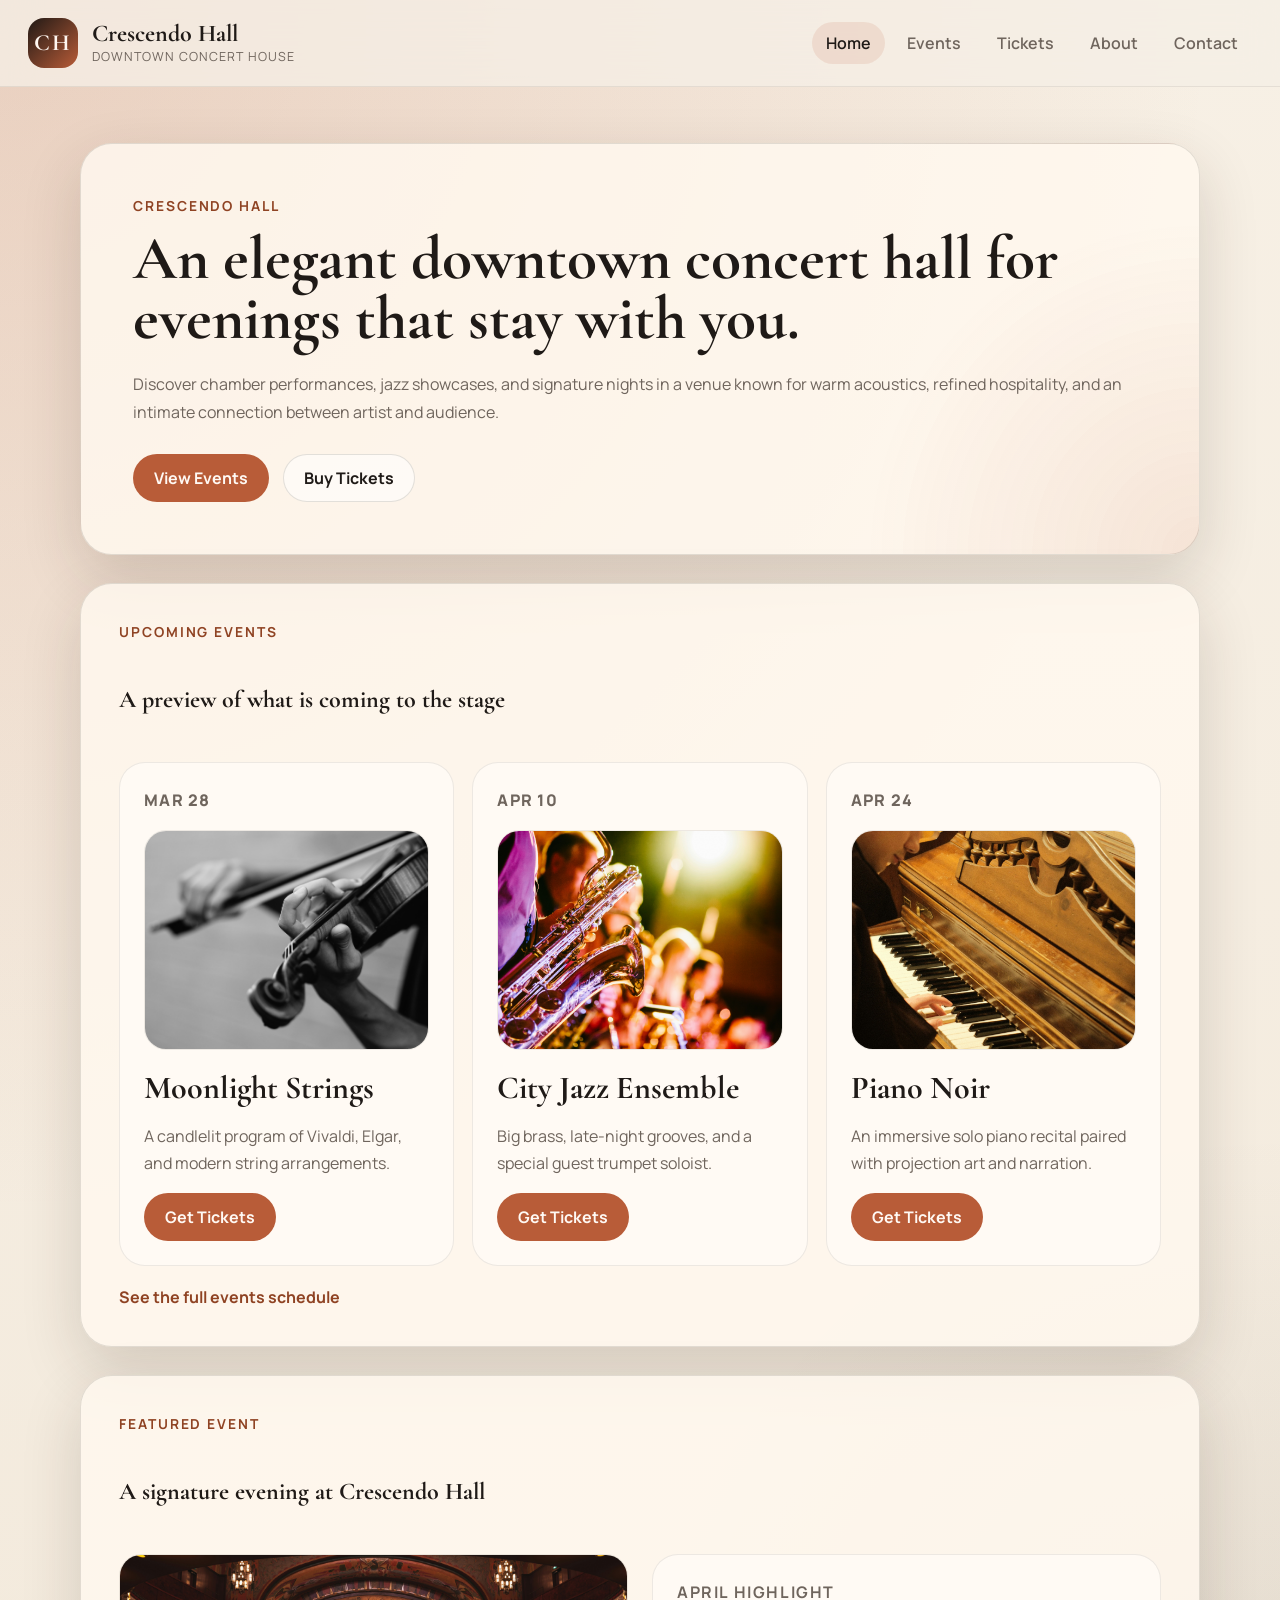
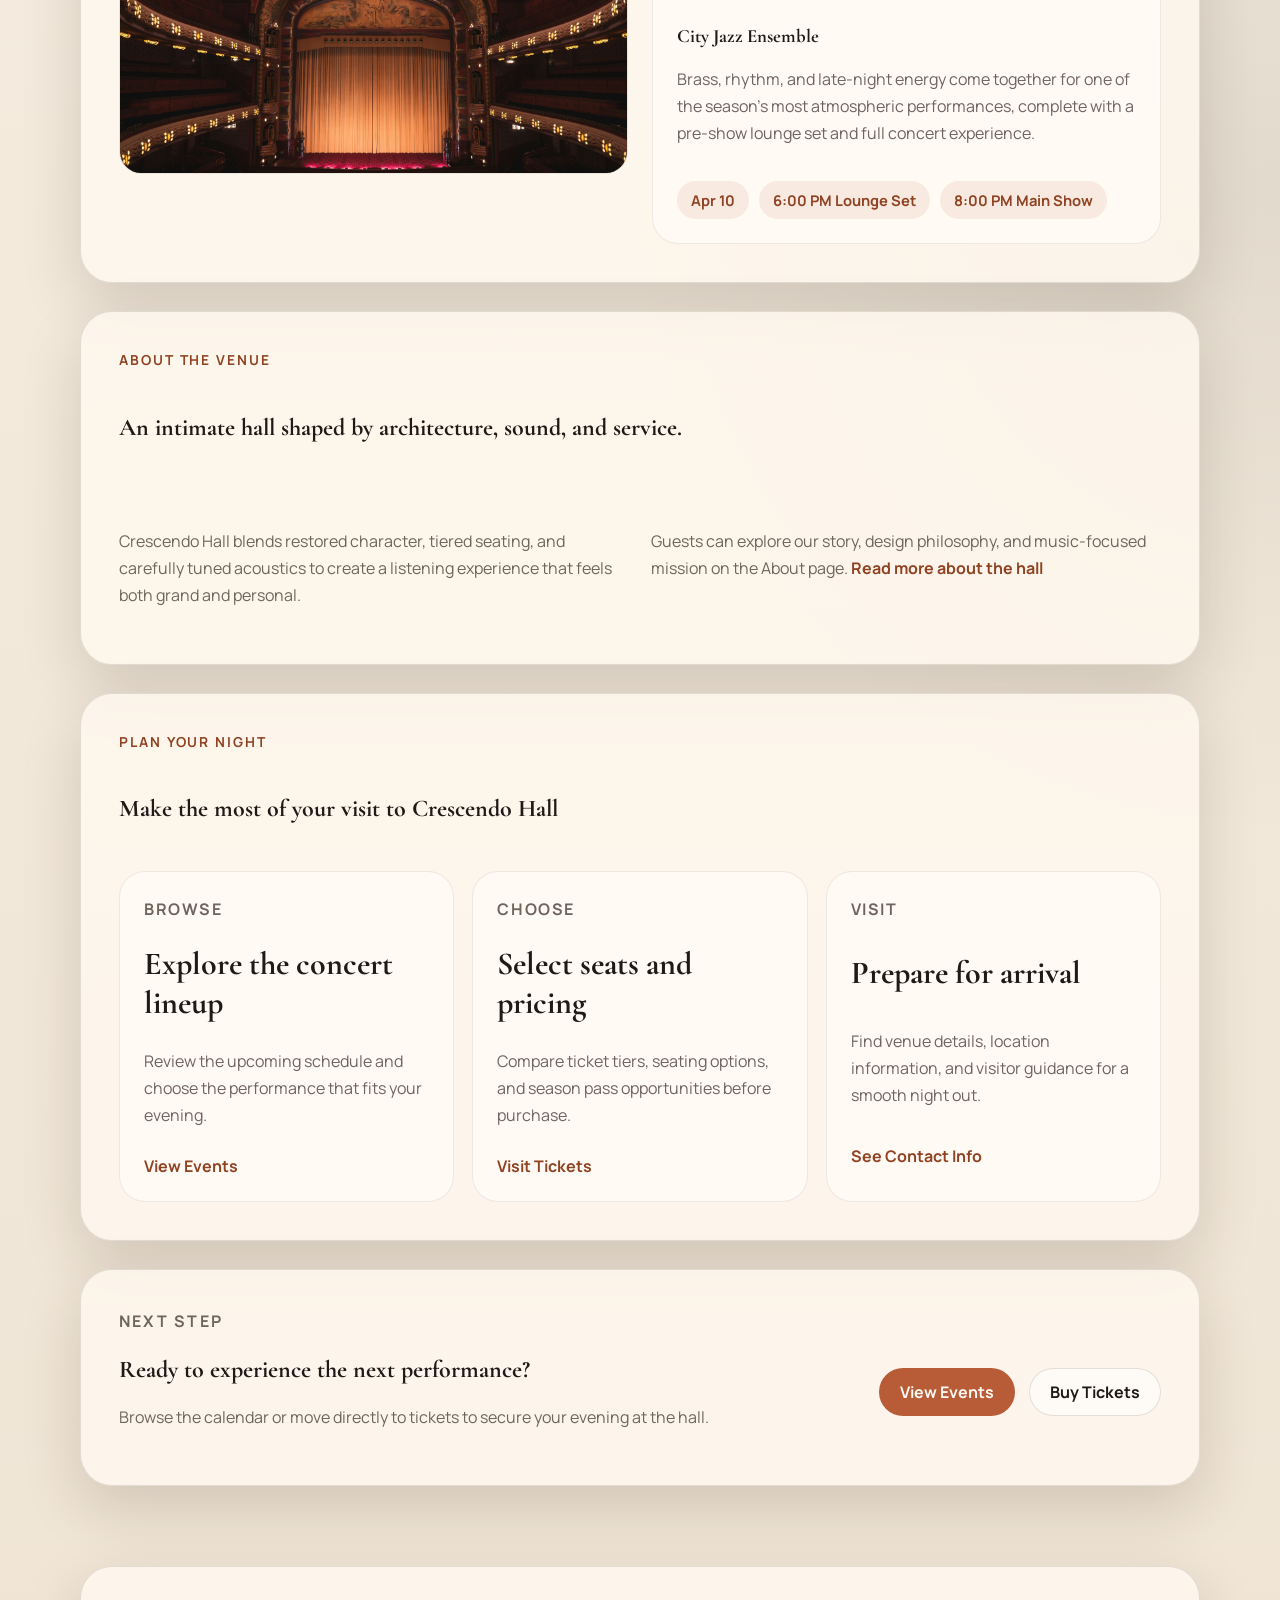
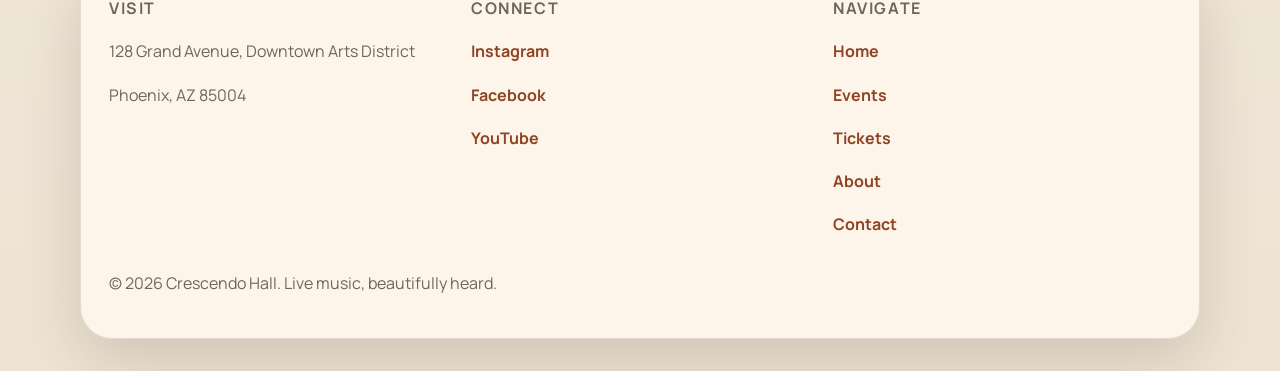
<file: index.html>
<!doctype html>
<html lang="en">
<head>
  <meta charset="utf-8">
  <meta name="viewport" content="width=device-width,initial-scale=1">
  <title>Crescendo Hall | Home</title>
  <link rel="preconnect" href="https://fonts.googleapis.com">
  <link rel="preconnect" href="https://fonts.gstatic.com" crossorigin>
  <link href="https://fonts.googleapis.com/css2?family=Cormorant+Garamond:wght@500;600;700&family=Manrope:wght@400;500;600;700&display=swap" rel="stylesheet">
  <link rel="stylesheet" href="style.css">
</head>
<body>
  <header class="site-header">
    <a class="logo" href="index.html" aria-label="Crescendo Hall home">
      <span class="logo-mark">CH</span>
      <span class="logo-text">
        <strong>Crescendo Hall</strong>
        <small>Downtown Concert House</small>
      </span>
    </a>
    <nav class="main-nav" aria-label="Primary navigation">
      <ul>
        <li><a class="is-active" href="index.html">Home</a></li>
        <li><a href="events.html">Events</a></li>
        <li><a href="tickets.html">Tickets</a></li>
        <li><a href="about.html">About</a></li>
        <li><a href="contact.html">Contact</a></li>
      </ul>
    </nav>
  </header>

  <main>
    <section class="hero page-hero">
      <div class="hero-copy">
        <p class="eyebrow">Crescendo Hall</p>
        <h1>An elegant downtown concert hall for evenings that stay with you.</h1>
        <p class="hero-text">
          Discover chamber performances, jazz showcases, and signature nights in a venue known for
          warm acoustics, refined hospitality, and an intimate connection between artist and audience.
        </p>
        <div class="hero-actions">
          <a class="button button-primary" href="events.html">View Events</a>
          <a class="button button-secondary" href="tickets.html">Buy Tickets</a>
        </div>
      </div>
    </section>

    <section class="section">
      <div class="section-heading">
        <p class="eyebrow">Upcoming Events</p>
        <h2>A preview of what is coming to the stage</h2>
      </div>
      <div class="events-grid">
        <article class="event-card">
          <p class="event-date">Mar 28</p>
          <div class="event-image">
            <img src="images/moonlight-strings.jpg" alt="Moonlight Strings performance">
          </div>
          <h3>Moonlight Strings</h3>
          <p>A candlelit program of Vivaldi, Elgar, and modern string arrangements.</p>
          <a class="button button-primary inline-button" href="tickets.html">Get Tickets</a>
        </article>
        <article class="event-card">
          <p class="event-date">Apr 10</p>
          <div class="event-image">
            <img src="images/city-jazz.jpg" alt="City Jazz Ensemble performance">
          </div>
          <h3>City Jazz Ensemble</h3>
          <p>Big brass, late-night grooves, and a special guest trumpet soloist.</p>
          <a class="button button-primary inline-button" href="tickets.html">Get Tickets</a>
        </article>
        <article class="event-card">
          <p class="event-date">Apr 24</p>
          <div class="event-image">
            <img src="images/piano-noir.jpg" alt="Piano Noir performance">
          </div>
          <h3>Piano Noir</h3>
          <p>An immersive solo piano recital paired with projection art and narration.</p>
          <a class="button button-primary inline-button" href="tickets.html">Get Tickets</a>
        </article>
      </div>
      <p class="section-link"><a class="text-link" href="events.html">See the full events schedule</a></p>
    </section>

    <section class="section">
      <div class="section-heading">
        <p class="eyebrow">Featured Event</p>
        <h2>A signature evening at Crescendo Hall</h2>
      </div>
      <div class="highlight-layout">
        <div class="event-image">
            <img src="images/concert-hall-image.jpg" alt="Concert Hall Image">
          </div>
        <div class="story-card">
          <p class="card-label">April Highlight</p>
          <h3>City Jazz Ensemble</h3>
          <p>
            Brass, rhythm, and late-night energy come together for one of the season's most atmospheric
            performances, complete with a pre-show lounge set and full concert experience.
          </p>
          <div class="event-times">
            <span>Apr 10</span>
            <span>6:00 PM Lounge Set</span>
            <span>8:00 PM Main Show</span>
          </div>
        </div>
      </div>
    </section>

    <section class="section intro-layout">
      <div class="section-heading">
        <p class="eyebrow">About The Venue</p>
        <h2>An intimate hall shaped by architecture, sound, and service.</h2>
      </div>
      <div class="split-copy">
        <p>
          Crescendo Hall blends restored character, tiered seating, and carefully tuned acoustics to
          create a listening experience that feels both grand and personal.
        </p>
        <p>
          Guests can explore our story, design philosophy, and music-focused mission on the About page.
          <a class="text-link" href="about.html">Read more about the hall</a>
        </p>
      </div>
    </section>

    <section class="section">
      <div class="section-heading">
        <p class="eyebrow">Plan Your Night</p>
        <h2>Make the most of your visit to Crescendo Hall</h2>
      </div>
      <div class="feature-links">
        <article class="feature-card">
          <p class="card-label">Browse</p>
          <h3>Explore the concert lineup</h3>
          <p>Review the upcoming schedule and choose the performance that fits your evening.</p>
          <a class="text-link" href="events.html">View Events</a>
        </article>
        <article class="feature-card">
          <p class="card-label">Choose</p>
          <h3>Select seats and pricing</h3>
          <p>Compare ticket tiers, seating options, and season pass opportunities before purchase.</p>
          <a class="text-link" href="tickets.html">Visit Tickets</a>
        </article>
        <article class="feature-card">
          <p class="card-label">Visit</p>
          <h3>Prepare for arrival</h3>
          <p>Find venue details, location information, and visitor guidance for a smooth night out.</p>
          <a class="text-link" href="contact.html">See Contact Info</a>
        </article>
      </div>
    </section>

    <section class="section final-cta">
      <div class="booking-copy">
        <p class="eyebrow">Next Step</p>
        <h2>Ready to experience the next performance?</h2>
        <p>Browse the calendar or move directly to tickets to secure your evening at the hall.</p>
      </div>
      <div class="hero-actions">
        <a class="button button-primary" href="events.html">View Events</a>
        <a class="button button-secondary" href="tickets.html">Buy Tickets</a>
      </div>
    </section>
  </main>

  <footer class="site-footer site-footer-extended">
    <div class="footer-grid">
      <div>
        <p class="card-label">Visit</p>
        <p>128 Grand Avenue, Downtown Arts District</p>
        <p>Phoenix, AZ 85004</p>
      </div>
      <div>
        <p class="card-label">Connect</p>
        <p><a class="text-link" href="#">Instagram</a></p>
        <p><a class="text-link" href="#">Facebook</a></p>
        <p><a class="text-link" href="#">YouTube</a></p>
      </div>
      <div>
        <p class="card-label">Navigate</p>
        <p><a class="text-link" href="index.html">Home</a></p>
        <p><a class="text-link" href="events.html">Events</a></p>
        <p><a class="text-link" href="tickets.html">Tickets</a></p>
        <p><a class="text-link" href="about.html">About</a></p>
        <p><a class="text-link" href="contact.html">Contact</a></p>
      </div>
    </div>
    <p>&copy; 2026 Crescendo Hall. Live music, beautifully heard.</p>
  </footer>
</body>
</html>
</file>
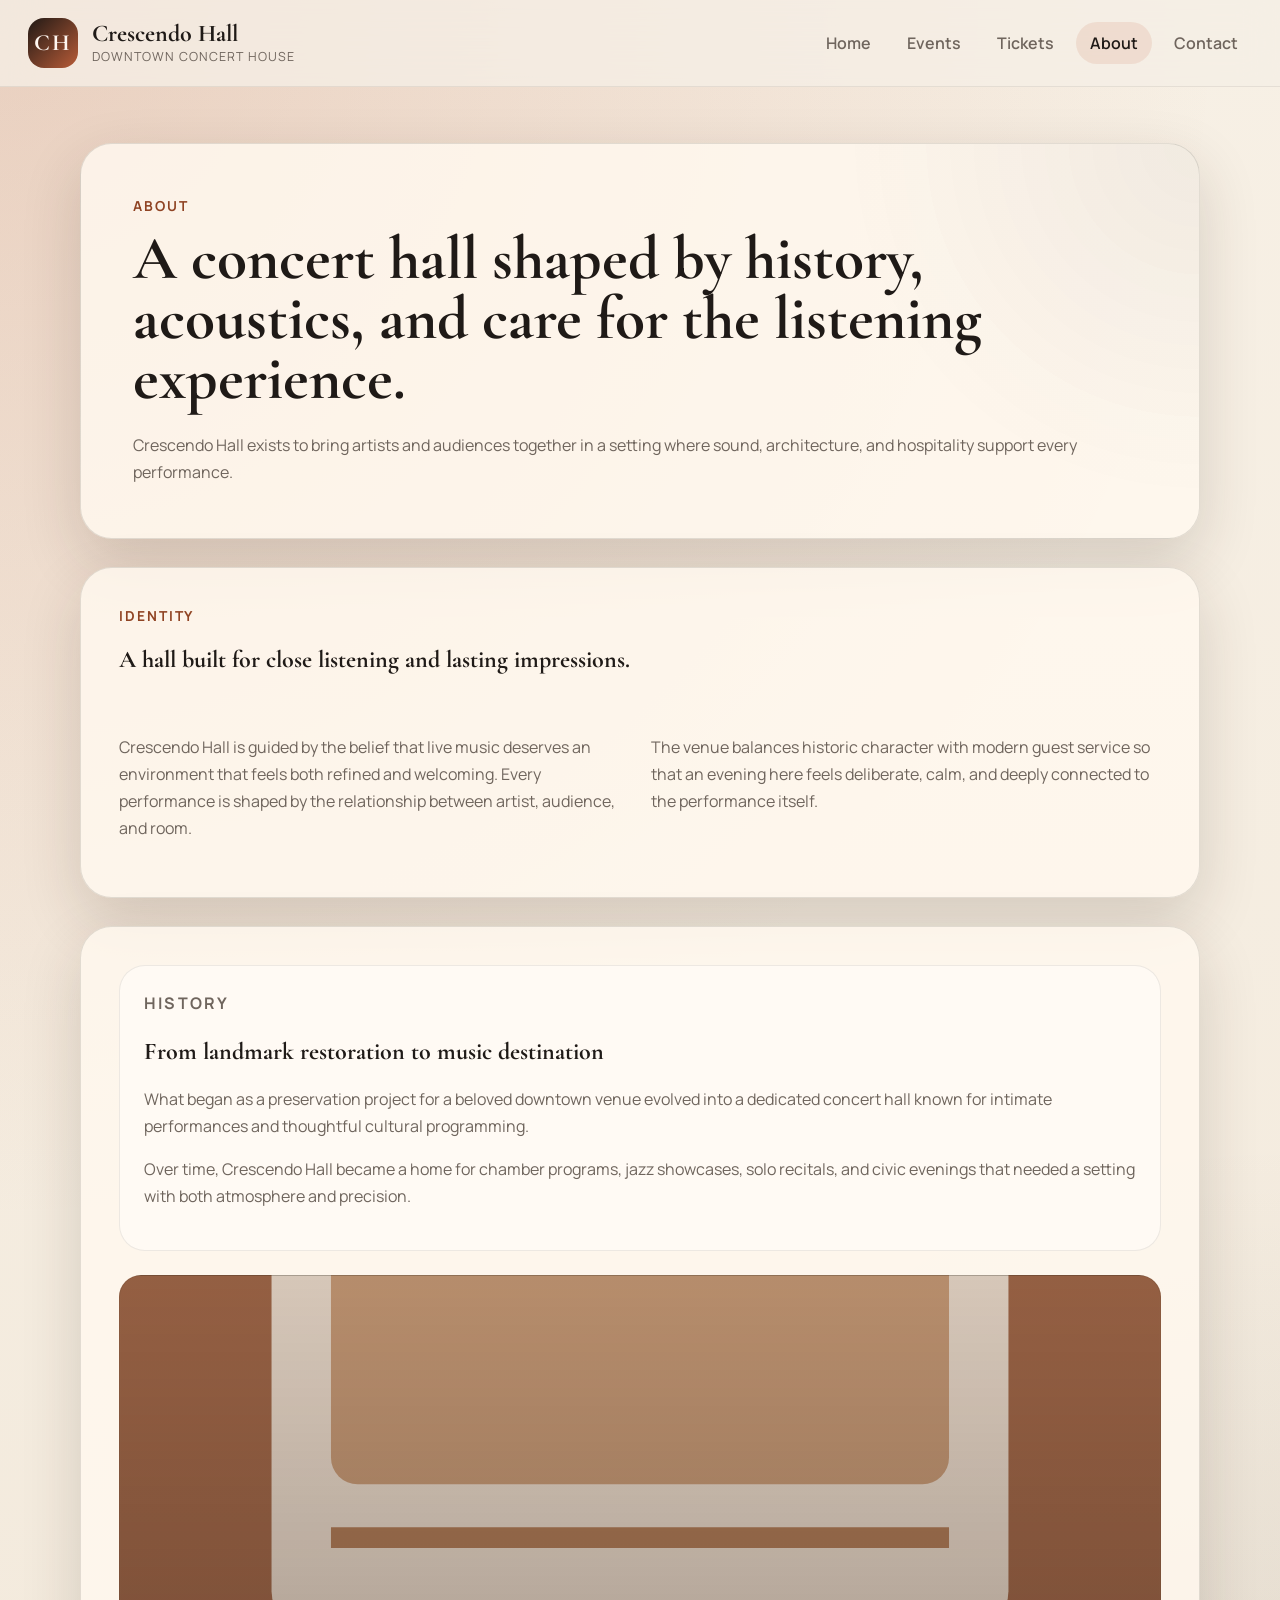
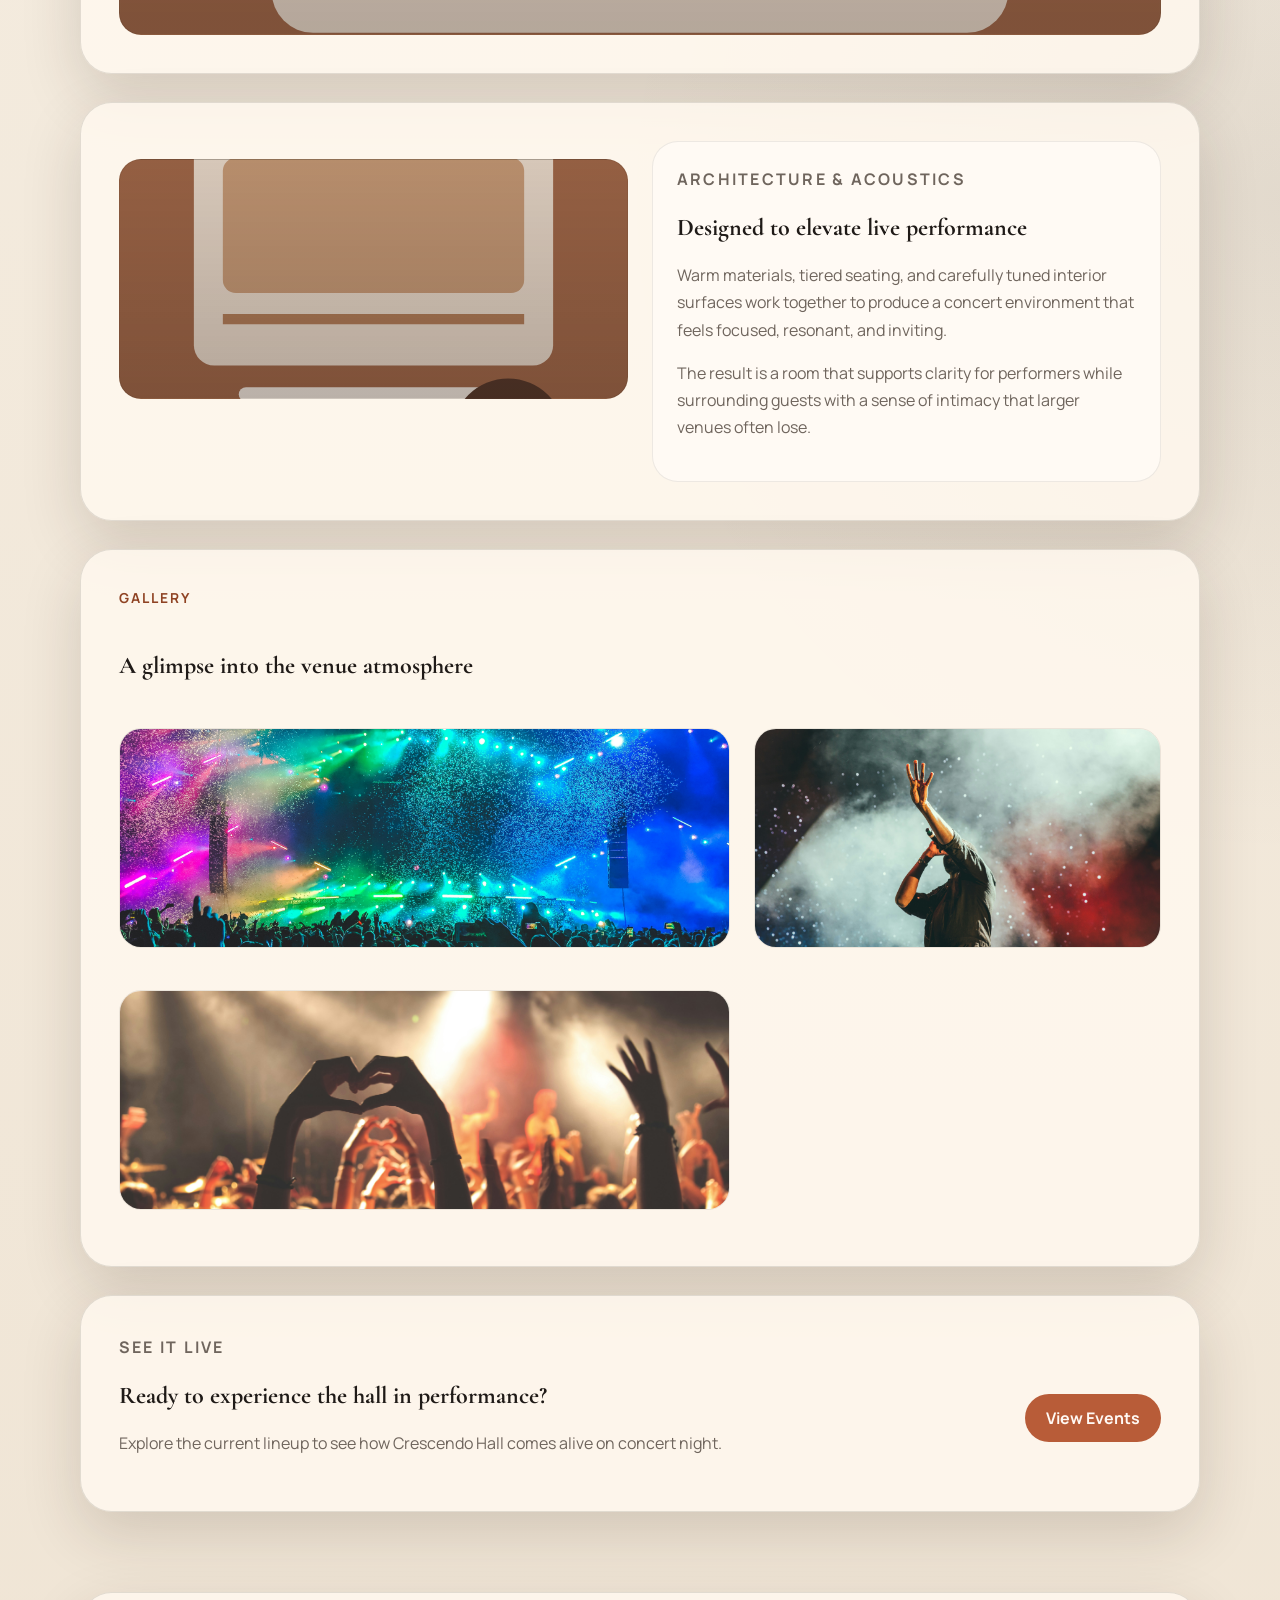
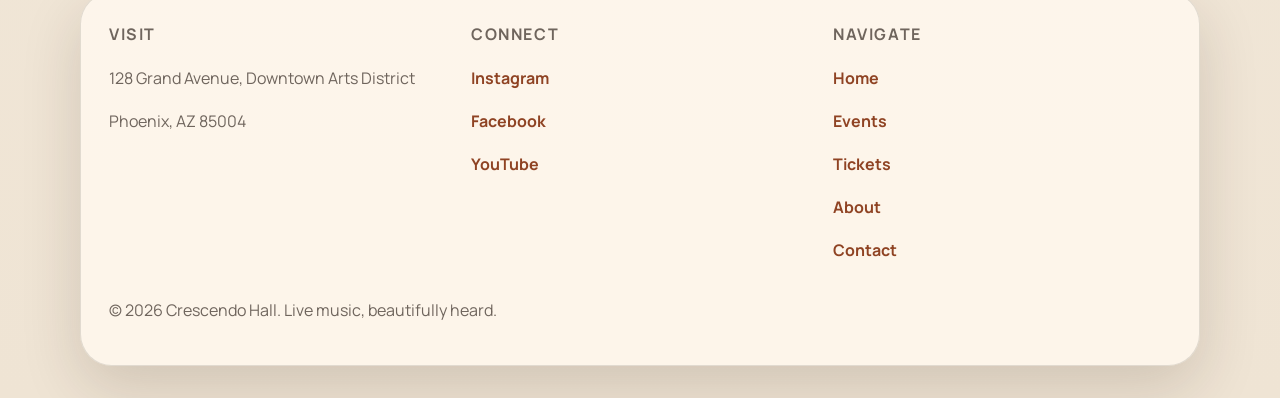
<file: about.html>
<!doctype html>
<html lang="en">
<head>
  <meta charset="utf-8">
  <meta name="viewport" content="width=device-width,initial-scale=1">
  <title>Crescendo Hall | About</title>
  <link rel="preconnect" href="https://fonts.googleapis.com">
  <link rel="preconnect" href="https://fonts.gstatic.com" crossorigin>
  <link href="https://fonts.googleapis.com/css2?family=Cormorant+Garamond:wght@500;600;700&family=Manrope:wght@400;500;600;700&display=swap" rel="stylesheet">
  <link rel="stylesheet" href="style.css">
</head>
<body>
  <header class="site-header">
    <a class="logo" href="index.html" aria-label="Crescendo Hall home">
      <span class="logo-mark">CH</span>
      <span class="logo-text">
        <strong>Crescendo Hall</strong>
        <small>Downtown Concert House</small>
      </span>
    </a>
    <nav class="main-nav" aria-label="Primary navigation">
      <ul>
        <li><a href="index.html">Home</a></li>
        <li><a href="events.html">Events</a></li>
        <li><a href="tickets.html">Tickets</a></li>
        <li><a class="is-active" href="about.html">About</a></li>
        <li><a href="contact.html">Contact</a></li>
      </ul>
    </nav>
  </header>

  <main>
    <section class="hero interior-hero">
      <div class="hero-copy">
        <p class="eyebrow">About</p>
        <h1>A concert hall shaped by history, acoustics, and care for the listening experience.</h1>
        <p class="hero-text">
          Crescendo Hall exists to bring artists and audiences together in a setting where sound,
          architecture, and hospitality support every performance.
        </p>
      </div>

    </section>

    <section class="section editorial-lead">
      <div class="editorial-kicker">
        <p class="eyebrow">Identity</p>
        <h2>A hall built for close listening and lasting impressions.</h2>
      </div>
      <div class="split-copy">
        <p>
          Crescendo Hall is guided by the belief that live music deserves an environment that feels both
          refined and welcoming. Every performance is shaped by the relationship between artist, audience,
          and room.
        </p>
        <p>
          The venue balances historic character with modern guest service so that an evening here feels
          deliberate, calm, and deeply connected to the performance itself.
        </p>
      </div>
    </section>

    <section class="section narrative-layout">
      <article class="story-card narrative-card">
        <p class="eyebrow">History</p>
        <h2>From landmark restoration to music destination</h2>
        <p>
          What began as a preservation project for a beloved downtown venue evolved into a dedicated concert
          hall known for intimate performances and thoughtful cultural programming.
        </p>
        <p>
          Over time, Crescendo Hall became a home for chamber programs, jazz showcases, solo recitals,
          and civic evenings that needed a setting with both atmosphere and precision.
        </p>
      </article>
      <div class="booking-image venue-photo" aria-hidden="true"></div>
    </section>

    <section class="section architecture-layout">
      <div class="booking-image seating-image" aria-hidden="true"></div>
      <article class="story-card">
        <p class="eyebrow">Architecture & Acoustics</p>
        <h2>Designed to elevate live performance</h2>
        <p>
          Warm materials, tiered seating, and carefully tuned interior surfaces work together to produce a
          concert environment that feels focused, resonant, and inviting.
        </p>
        <p>
          The result is a room that supports clarity for performers while surrounding guests with a sense
          of intimacy that larger venues often lose.
        </p>
      </article>
    </section>

    <section class="section gallery-section">
      <div class="section-heading">
        <p class="eyebrow">Gallery</p>
        <h2>A glimpse into the venue atmosphere</h2>
      </div>
      <div class="gallery-grid">
        <div class="event-image">
          <img src="images/gallery-1.jpg" alt="Gallery Image 1">
        </div>
        <div class="event-image">
          <img src="images/gallery-2.jpg" alt="Gallery Image 2">
        </div>
        <div class="event-image">
          <img src="images/gallery-3.jpg" alt="Gallery Image 3">
        </div>
      </div>
    </section>

    <section class="section final-cta">
      <div class="booking-copy">
        <p class="eyebrow">See It Live</p>
        <h2>Ready to experience the hall in performance?</h2>
        <p>Explore the current lineup to see how Crescendo Hall comes alive on concert night.</p>
      </div>
      <div class="hero-actions">
        <a class="button button-primary" href="events.html">View Events</a>
      </div>
    </section>
  </main>

  <footer class="site-footer site-footer-extended">
    <div class="footer-grid">
      <div>
        <p class="card-label">Visit</p>
        <p>128 Grand Avenue, Downtown Arts District</p>
        <p>Phoenix, AZ 85004</p>
      </div>
      <div>
        <p class="card-label">Connect</p>
        <p><a class="text-link" href="#">Instagram</a></p>
        <p><a class="text-link" href="#">Facebook</a></p>
        <p><a class="text-link" href="#">YouTube</a></p>
      </div>
      <div>
        <p class="card-label">Navigate</p>
        <p><a class="text-link" href="index.html">Home</a></p>
        <p><a class="text-link" href="events.html">Events</a></p>
        <p><a class="text-link" href="tickets.html">Tickets</a></p>
        <p><a class="text-link" href="about.html">About</a></p>
        <p><a class="text-link" href="contact.html">Contact</a></p>
      </div>
    </div>
    <p>&copy; 2026 Crescendo Hall. Live music, beautifully heard.</p>
  </footer>
</body>
</html>
</file>
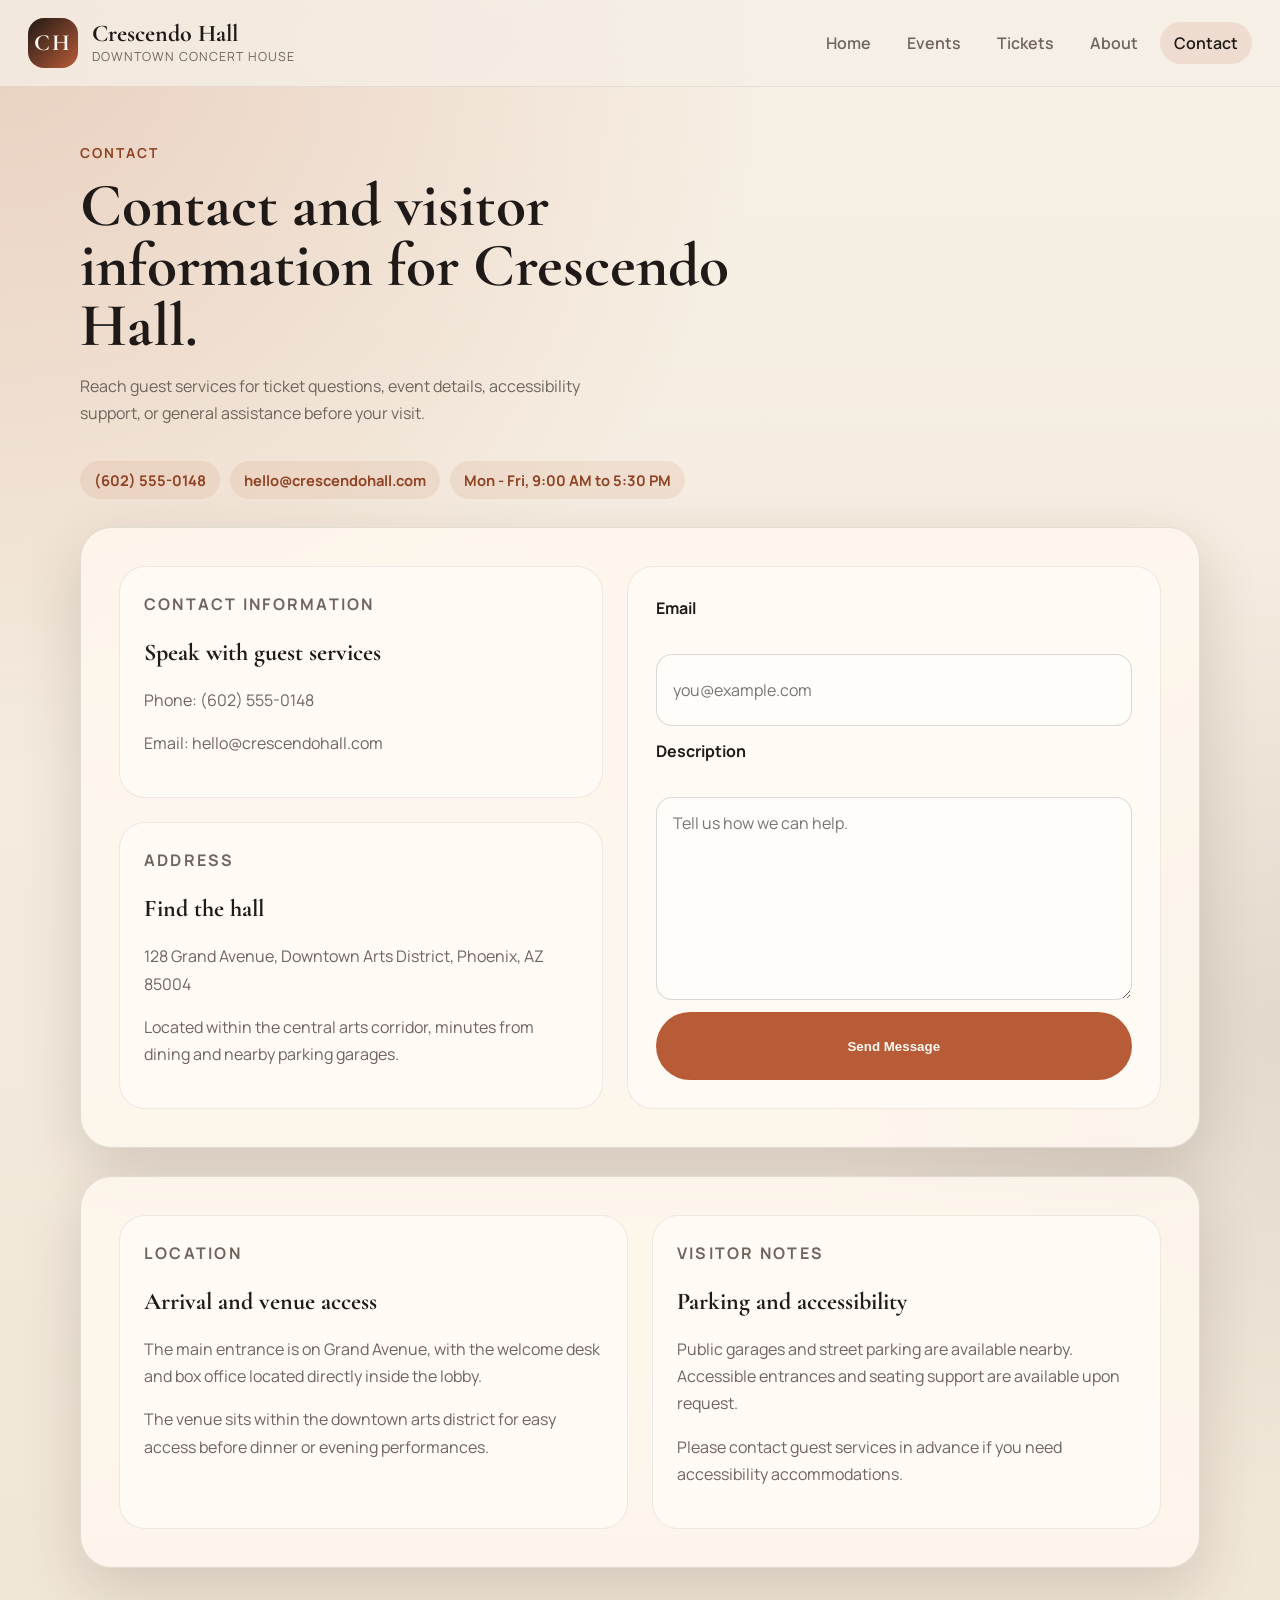
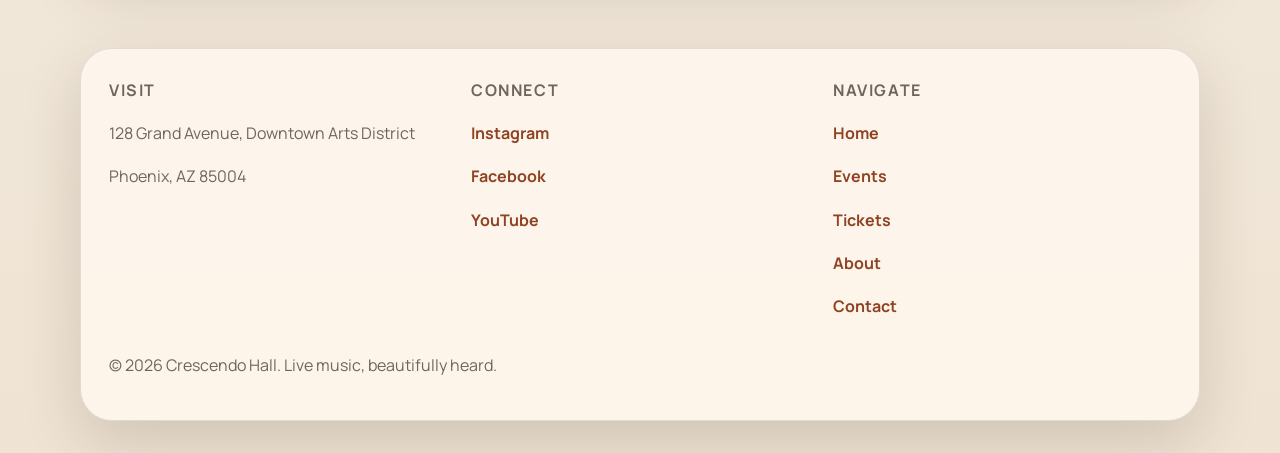
<file: contact.html>
<!doctype html>
<html lang="en">
<head>
  <meta charset="utf-8">
  <meta name="viewport" content="width=device-width,initial-scale=1">
  <title>Crescendo Hall | Contact</title>
  <link rel="preconnect" href="https://fonts.googleapis.com">
  <link rel="preconnect" href="https://fonts.gstatic.com" crossorigin>
  <link href="https://fonts.googleapis.com/css2?family=Cormorant+Garamond:wght@500;600;700&family=Manrope:wght@400;500;600;700&display=swap" rel="stylesheet">
  <link rel="stylesheet" href="style.css">
</head>
<body>
  <header class="site-header">
    <a class="logo" href="index.html" aria-label="Crescendo Hall home">
      <span class="logo-mark">CH</span>
      <span class="logo-text">
        <strong>Crescendo Hall</strong>
        <small>Downtown Concert House</small>
      </span>
    </a>
    <nav class="main-nav" aria-label="Primary navigation">
      <ul>
        <li><a href="index.html">Home</a></li>
        <li><a href="events.html">Events</a></li>
        <li><a href="tickets.html">Tickets</a></li>
        <li><a href="about.html">About</a></li>
        <li><a class="is-active" href="contact.html">Contact</a></li>
      </ul>
    </nav>
  </header>

  <main>
    <section class="page-intro contact-intro">
      <div class="page-intro-copy">
        <p class="eyebrow">Contact</p>
        <h1>Contact and visitor information for Crescendo Hall.</h1>
        <p class="page-intro-text">
          Reach guest services for ticket questions, event details, accessibility support, or general
          assistance before your visit.
        </p>
      </div>
      <div class="page-intro-meta">
        <span>(602) 555-0148</span>
        <span>hello@crescendohall.com</span>
        <span>Mon - Fri, 9:00 AM to 5:30 PM</span>
      </div>
    </section>

    <section class="section contact-practical">
      <div class="contact-stack">
        <article class="story-card">
          <p class="eyebrow">Contact Information</p>
          <h2>Speak with guest services</h2>
          <p>Phone: (602) 555-0148</p>
          <p>Email: hello@crescendohall.com</p>
        </article>
        <article class="story-card">
          <p class="eyebrow">Address</p>
          <h2>Find the hall</h2>
          <p>128 Grand Avenue, Downtown Arts District, Phoenix, AZ 85004</p>
          <p>Located within the central arts corridor, minutes from dining and nearby parking garages.</p>
        </article>
      </div>
      <form class="contact-form">
        <label for="contact-email">Email</label>
        <input id="contact-email" name="email" type="email" placeholder="you@example.com" required>

        <label for="contact-description">Description</label>
        <textarea id="contact-description" name="description" rows="7" placeholder="Tell us how we can help." required></textarea>

        <button class="button button-primary" type="submit">Send Message</button>
      </form>
    </section>

    <section class="section location-layout">
      <article class="story-card">
        <p class="eyebrow">Location</p>
        <h2>Arrival and venue access</h2>
        <p>The main entrance is on Grand Avenue, with the welcome desk and box office located directly inside the lobby.</p>
        <p>The venue sits within the downtown arts district for easy access before dinner or evening performances.</p>
      </article>
      <article class="story-card">
        <p class="eyebrow">Visitor Notes</p>
        <h2>Parking and accessibility</h2>
        <p>Public garages and street parking are available nearby. Accessible entrances and seating support are available upon request.</p>
        <p>Please contact guest services in advance if you need accessibility accommodations.</p>
      </article>
    </section>
  </main>

  <footer class="site-footer site-footer-extended">
    <div class="footer-grid">
      <div>
        <p class="card-label">Visit</p>
        <p>128 Grand Avenue, Downtown Arts District</p>
        <p>Phoenix, AZ 85004</p>
      </div>
      <div>
        <p class="card-label">Connect</p>
        <p><a class="text-link" href="#">Instagram</a></p>
        <p><a class="text-link" href="#">Facebook</a></p>
        <p><a class="text-link" href="#">YouTube</a></p>
      </div>
      <div>
        <p class="card-label">Navigate</p>
        <p><a class="text-link" href="index.html">Home</a></p>
        <p><a class="text-link" href="events.html">Events</a></p>
        <p><a class="text-link" href="tickets.html">Tickets</a></p>
        <p><a class="text-link" href="about.html">About</a></p>
        <p><a class="text-link" href="contact.html">Contact</a></p>
      </div>
    </div>
    <p>&copy; 2026 Crescendo Hall. Live music, beautifully heard.</p>
  </footer>
</body>
</html>
</file>
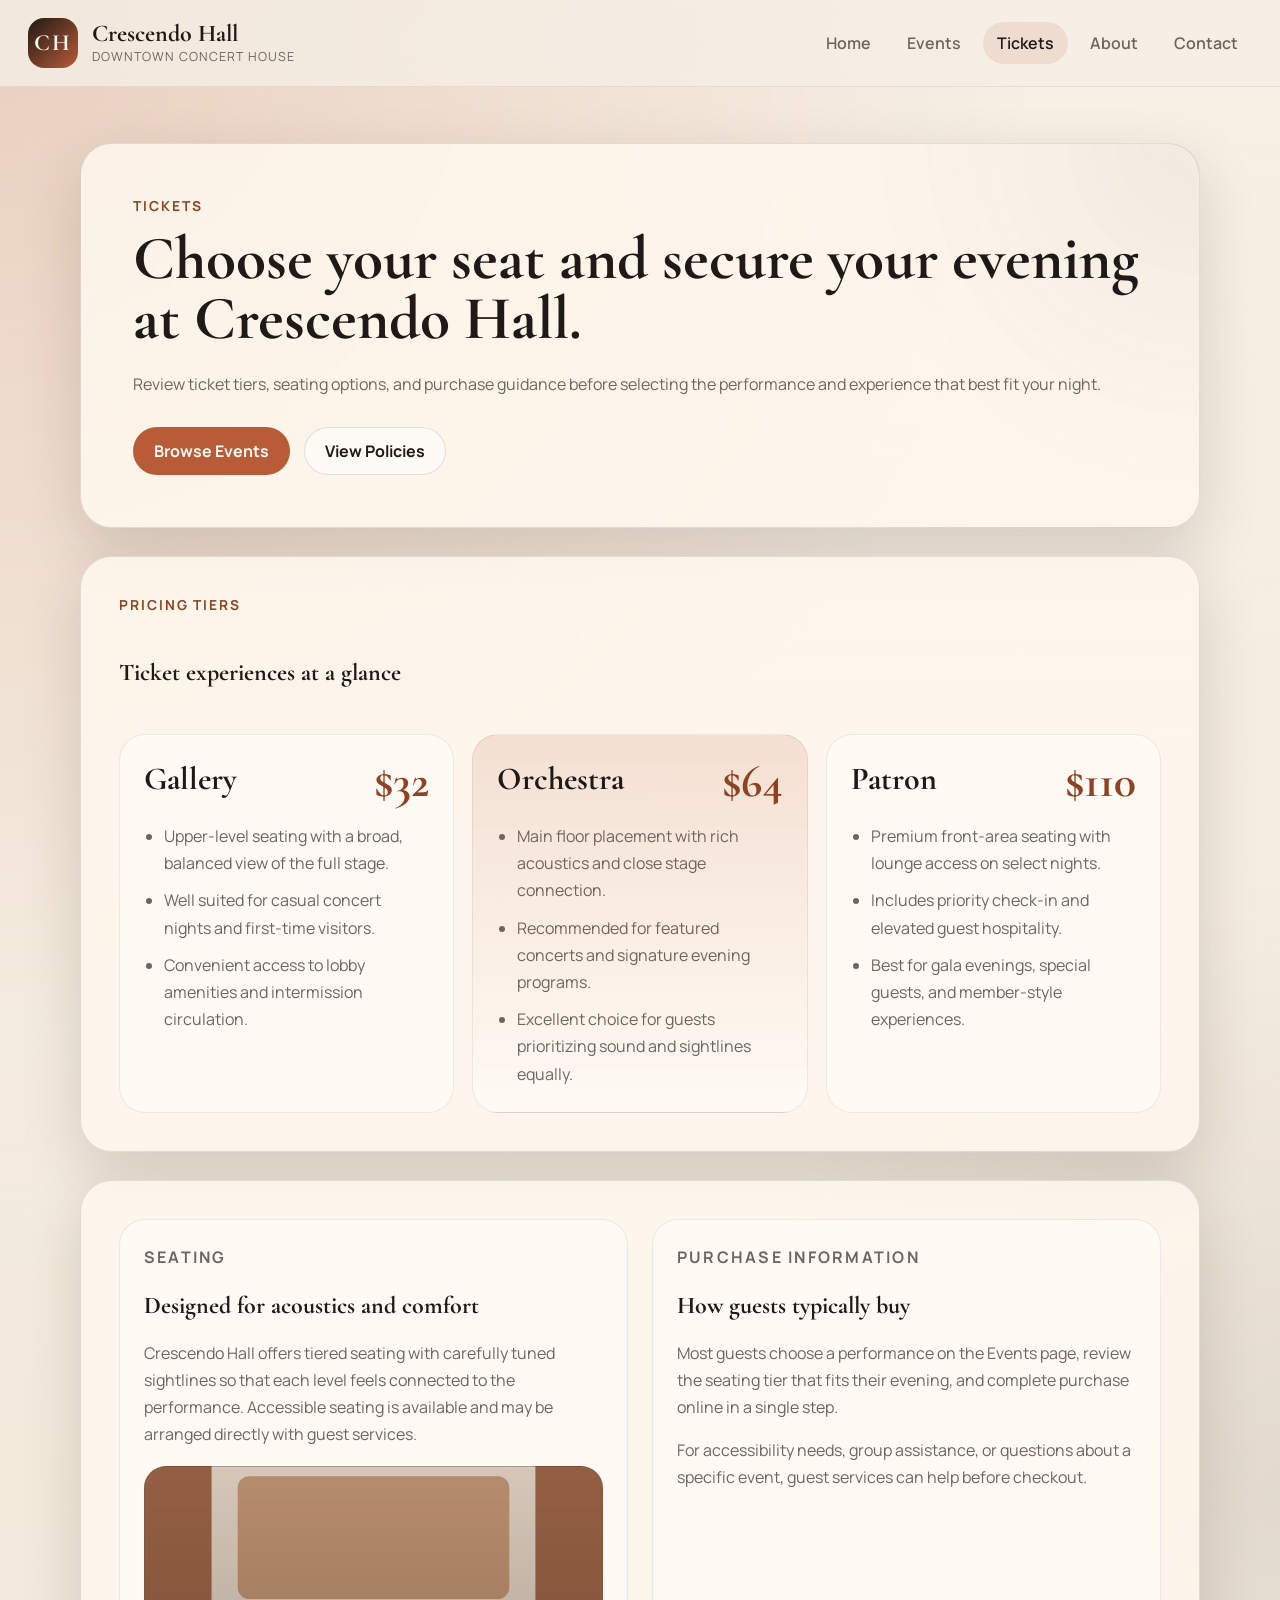
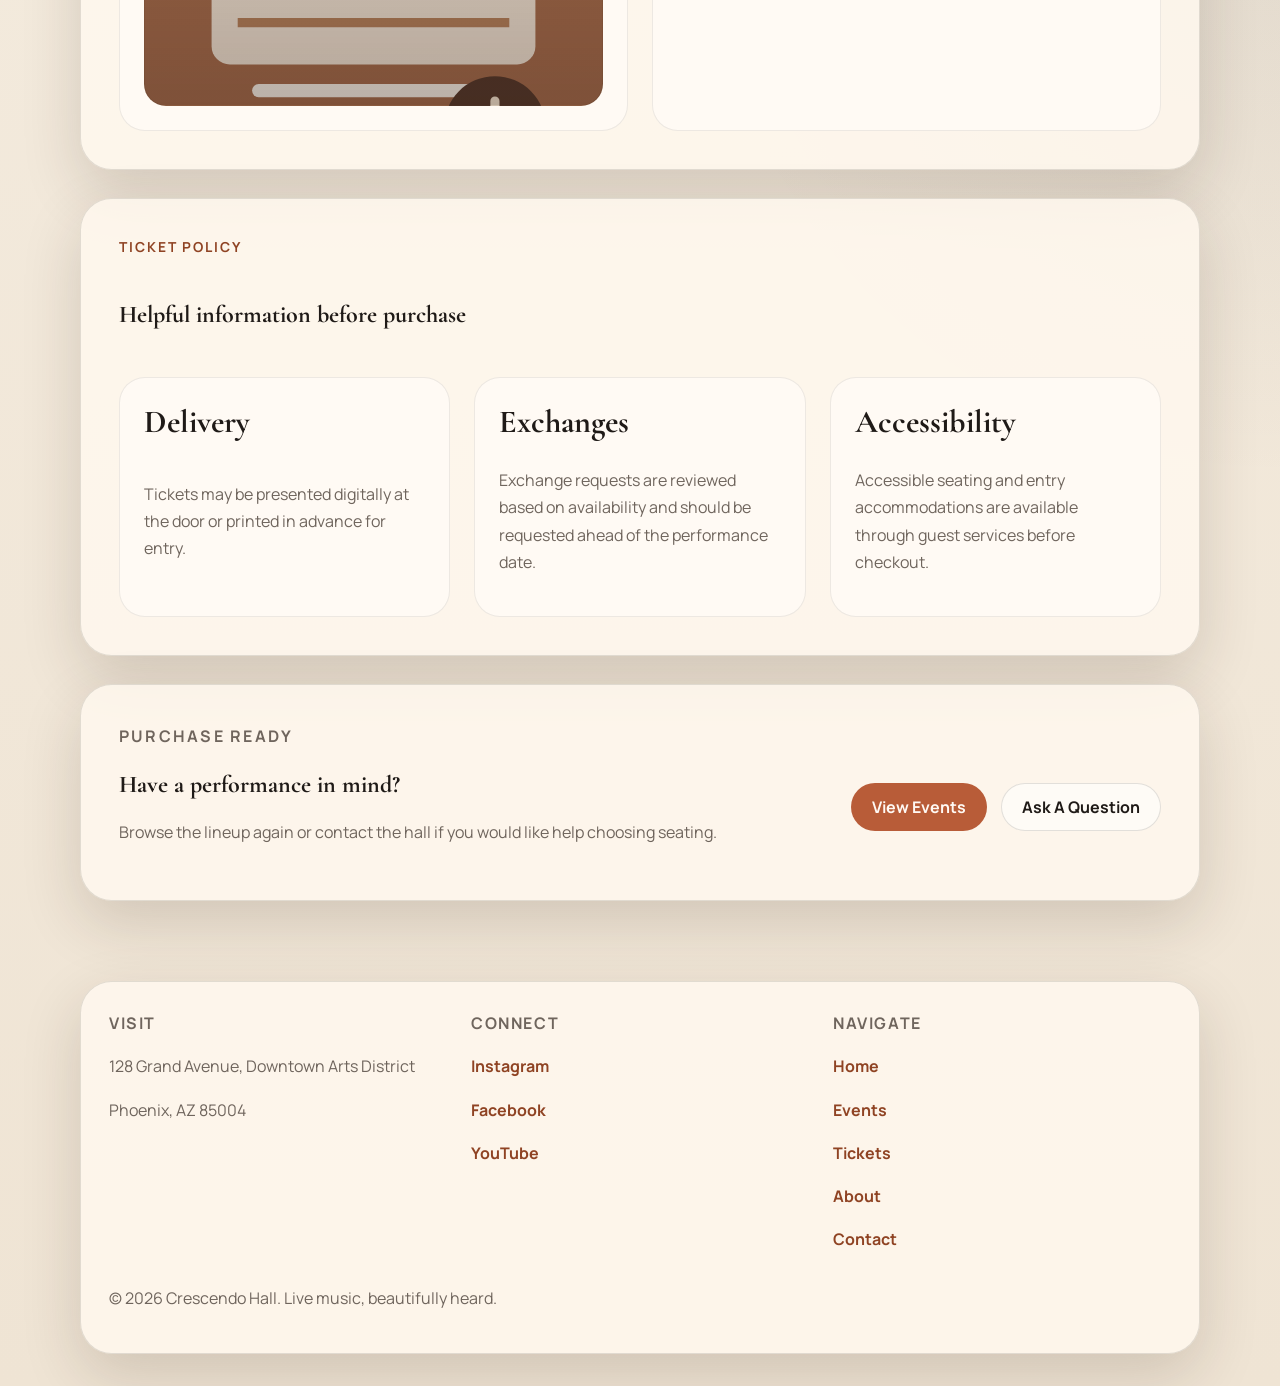
<file: tickets.html>
<!doctype html>
<html lang="en">
<head>
  <meta charset="utf-8">
  <meta name="viewport" content="width=device-width,initial-scale=1">
  <title>Crescendo Hall | Tickets</title>
  <link rel="preconnect" href="https://fonts.googleapis.com">
  <link rel="preconnect" href="https://fonts.gstatic.com" crossorigin>
  <link href="https://fonts.googleapis.com/css2?family=Cormorant+Garamond:wght@500;600;700&family=Manrope:wght@400;500;600;700&display=swap" rel="stylesheet">
  <link rel="stylesheet" href="style.css">
</head>
<body>
  <header class="site-header">
    <a class="logo" href="index.html" aria-label="Crescendo Hall home">
      <span class="logo-mark">CH</span>
      <span class="logo-text">
        <strong>Crescendo Hall</strong>
        <small>Downtown Concert House</small>
      </span>
    </a>
    <nav class="main-nav" aria-label="Primary navigation">
      <ul>
        <li><a href="index.html">Home</a></li>
        <li><a href="events.html">Events</a></li>
        <li><a class="is-active" href="tickets.html">Tickets</a></li>
        <li><a href="about.html">About</a></li>
        <li><a href="contact.html">Contact</a></li>
      </ul>
    </nav>
  </header>

  <main>
    <section class="hero booking-hero">
      <div class="hero-copy">
        <p class="eyebrow">Tickets</p>
        <h1>Choose your seat and secure your evening at Crescendo Hall.</h1>
        <p class="hero-text">
          Review ticket tiers, seating options, and purchase guidance before selecting the performance
          and experience that best fit your night.
        </p>
        <div class="hero-actions">
          <a class="button button-primary" href="events.html">Browse Events</a>
          <a class="button button-secondary" href="#policies">View Policies</a>
        </div>
      </div>
    </section>

    <section class="section pricing-layout">
      <div class="section-heading">
        <p class="eyebrow">Pricing Tiers</p>
        <h2>Ticket experiences at a glance</h2>
      </div>
      <div class="pricing-grid">
        <article class="price-card">
          <div class="price-card-header">
            <h3>Gallery</h3>
            <p class="price">$32</p>
          </div>
          <ul class="price-details">
            <li>Upper-level seating with a broad, balanced view of the full stage.</li>
            <li>Well suited for casual concert nights and first-time visitors.</li>
            <li>Convenient access to lobby amenities and intermission circulation.</li>
          </ul>
        </article>
        <article class="price-card featured">
          <div class="price-card-header">
            <h3>Orchestra</h3>
            <p class="price">$64</p>
          </div>
          <ul class="price-details">
            <li>Main floor placement with rich acoustics and close stage connection.</li>
            <li>Recommended for featured concerts and signature evening programs.</li>
            <li>Excellent choice for guests prioritizing sound and sightlines equally.</li>
          </ul>
        </article>
        <article class="price-card">
          <div class="price-card-header">
            <h3>Patron</h3>
            <p class="price">$110</p>
          </div>
          <ul class="price-details">
            <li>Premium front-area seating with lounge access on select nights.</li>
            <li>Includes priority check-in and elevated guest hospitality.</li>
            <li>Best for gala evenings, special guests, and member-style experiences.</li>
          </ul>
        </article>
      </div>
    </section>

    <section class="section details-grid">
      <article class="story-card">
        <p class="eyebrow">Seating</p>
        <h2>Designed for acoustics and comfort</h2>
        <p>
          Crescendo Hall offers tiered seating with carefully tuned sightlines so that each level feels
          connected to the performance. Accessible seating is available and may be arranged directly with
          guest services.
        </p>
        <div class="booking-image seating-image" aria-hidden="true"></div>
      </article>
      <article class="story-card">
        <p class="eyebrow">Purchase Information</p>
        <h2>How guests typically buy</h2>
        <p>
          Most guests choose a performance on the Events page, review the seating tier that fits their
          evening, and complete purchase online in a single step.
        </p>
        <p>
          For accessibility needs, group assistance, or questions about a specific event, guest services
          can help before checkout.
        </p>
      </article>
    </section>

    <section class="section faq-layout" id="policies">
      <div class="section-heading">
        <p class="eyebrow">Ticket Policy</p>
        <h2>Helpful information before purchase</h2>
      </div>
      <div class="faq-list">
        <article class="feature-card">
          <h3>Delivery</h3>
          <p>Tickets may be presented digitally at the door or printed in advance for entry.</p>
        </article>
        <article class="feature-card">
          <h3>Exchanges</h3>
          <p>Exchange requests are reviewed based on availability and should be requested ahead of the performance date.</p>
        </article>
        <article class="feature-card">
          <h3>Accessibility</h3>
          <p>Accessible seating and entry accommodations are available through guest services before checkout.</p>
        </article>
      </div>
    </section>

    <section class="section final-cta">
      <div class="booking-copy">
        <p class="eyebrow">Purchase Ready</p>
        <h2>Have a performance in mind?</h2>
        <p>Browse the lineup again or contact the hall if you would like help choosing seating.</p>
      </div>
      <div class="hero-actions">
        <a class="button button-primary" href="events.html">View Events</a>
        <a class="button button-secondary" href="contact.html">Ask A Question</a>
      </div>
    </section>
  </main>

  <footer class="site-footer site-footer-extended">
    <div class="footer-grid">
      <div>
        <p class="card-label">Visit</p>
        <p>128 Grand Avenue, Downtown Arts District</p>
        <p>Phoenix, AZ 85004</p>
      </div>
      <div>
        <p class="card-label">Connect</p>
        <p><a class="text-link" href="#">Instagram</a></p>
        <p><a class="text-link" href="#">Facebook</a></p>
        <p><a class="text-link" href="#">YouTube</a></p>
      </div>
      <div>
        <p class="card-label">Navigate</p>
        <p><a class="text-link" href="index.html">Home</a></p>
        <p><a class="text-link" href="events.html">Events</a></p>
        <p><a class="text-link" href="tickets.html">Tickets</a></p>
        <p><a class="text-link" href="about.html">About</a></p>
        <p><a class="text-link" href="contact.html">Contact</a></p>
      </div>
    </div>
    <p>&copy; 2026 Crescendo Hall. Live music, beautifully heard.</p>
  </footer>
</body>
</html>
</file>
<file: style.css>
:root {
  --surface: rgba(255, 248, 239, 0.84);
  --surface-strong: #fffaf4;
  --text: #1f1a17;
  --muted: #6f655d;
  --accent: #b85c38;
  --accent-dark: #8f4323;
  --line: rgba(31, 26, 23, 0.12);
  --shadow: 0 22px 60px rgba(52, 32, 20, 0.16);
}

* {
  box-sizing: border-box;
}

html {
  scroll-behavior: smooth;
}

body {
  margin: 0;
  font-family: "Manrope", "Segoe UI", sans-serif;
  color: var(--text);
  background:
    radial-gradient(circle at top left, rgba(184, 92, 56, 0.22), transparent 32%),
    radial-gradient(circle at right center, rgba(31, 26, 23, 0.08), transparent 30%),
    linear-gradient(180deg, #f7f0e5 0%, #efe4d4 100%);
}

a {
  color: inherit;
}

.site-header {
  position: sticky;
  top: 0;
  z-index: 10;
  display: flex;
  align-items: center;
  justify-content: space-between;
  gap: 24px;
  padding: 18px 28px;
  backdrop-filter: blur(18px);
  background: rgba(245, 239, 230, 0.78);
  border-bottom: 1px solid rgba(31, 26, 23, 0.08);
}

.logo {
  display: inline-flex;
  align-items: center;
  gap: 14px;
  text-decoration: none;
}

.logo-mark {
  display: grid;
  place-items: center;
  width: 50px;
  height: 50px;
  border-radius: 16px;
  background: linear-gradient(135deg, #201915, #b85c38);
  color: #fff7f1;
  font-family: "Cormorant Garamond", serif;
  font-size: 1.45rem;
  font-weight: 700;
  letter-spacing: 0.08em;
}

.logo-text {
  display: flex;
  flex-direction: column;
  gap: 2px;
}

.logo-text strong,
h1,
h2,
h3 {
  font-family: "Cormorant Garamond", Georgia, serif;
}

.logo-text strong {
  font-size: 1.5rem;
  line-height: 1;
}

.logo-text small {
  color: var(--muted);
  font-size: 0.78rem;
  letter-spacing: 0.08em;
  text-transform: uppercase;
}

.main-nav ul {
  display: flex;
  align-items: center;
  gap: 8px;
  list-style: none;
  margin: 0;
  padding: 0;
}

.main-nav a {
  text-decoration: none;
  padding: 10px 14px;
  border-radius: 999px;
  color: var(--muted);
  font-weight: 600;
}

.main-nav a:hover,
.main-nav a:focus-visible,
.main-nav a.is-active {
  color: var(--text);
  background: rgba(184, 92, 56, 0.12);
}

main {
  width: min(1120px, calc(100% - 40px));
  margin: 0 auto;
  padding: 28px 0 80px;
}

.hero,
.section {
  margin-top: 28px;
  border: 1px solid var(--line);
  border-radius: 32px;
  background: var(--surface);
  box-shadow: var(--shadow);
}

.hero {
  display: grid;
  grid-template-columns: 1fr;
  gap: 28px;
  padding: 52px;
  overflow: hidden;
}

.page-hero {
  background:
    radial-gradient(circle at bottom right, rgba(184, 92, 56, 0.12), transparent 28%),
    var(--surface);
}

.interior-hero,
.booking-hero,
.contact-hero {
  background:
    radial-gradient(circle at top right, rgba(31, 26, 23, 0.06), transparent 30%),
    var(--surface);
}

.eyebrow {
  margin: 0 0 14px;
  color: var(--accent-dark);
  font-size: 0.86rem;
  font-weight: 700;
  letter-spacing: 0.14em;
  text-transform: uppercase;
}

h1 {
  margin: 0;
  font-size: clamp(2.6rem, 4.8vw, 4.35rem);
  line-height: 0.98;
  max-width: none;
}

.hero-text,
.split-copy p,
.story-card p,
.team-card p,
.booking-copy p,
.price-details,
.calendar-item p,
.contact-form label,
.contact-blurb p,
.feature-card p,
.event-card p,
.booking-panel p,
.footer-grid p {
  color: var(--muted);
  font-size: 1rem;
  line-height: 1.7;
}

.hero-text {
  max-width: none;
  margin: 22px 0 0;
}

.hero-actions {
  display: flex;
  flex-wrap: wrap;
  gap: 14px;
  margin-top: 28px;
}

.button {
  display: inline-flex;
  align-items: center;
  justify-content: center;
  min-height: 48px;
  padding: 0 20px;
  border-radius: 999px;
  border: 1px solid transparent;
  text-decoration: none;
  font-weight: 700;
  cursor: pointer;
  transition: transform 0.2s ease, background-color 0.2s ease, border-color 0.2s ease;
}

.button:hover,
.button:focus-visible {
  transform: translateY(-1px);
}

.button-primary {
  background: var(--accent);
  color: #fff9f4;
}

.button-primary:hover,
.button-primary:focus-visible {
  background: var(--accent-dark);
}

.button-secondary {
  border-color: var(--line);
  background: rgba(255, 255, 255, 0.55);
}

.inline-button {
  margin-top: auto;
  width: fit-content;
}

.text-link {
  color: var(--accent-dark);
  font-weight: 700;
  text-decoration: none;
}

.text-link:hover,
.text-link:focus-visible {
  text-decoration: underline;
}

.event-card,
.price-card,
.booking-panel,
.contact-form,
.feature-card,
.story-card,
.team-card,
.calendar-item {
  border-radius: 26px;
  background: var(--surface-strong);
  border: 1px solid rgba(31, 26, 23, 0.08);
}

.card-label {
  margin: 0 0 10px;
  font-size: 0.82rem;
  letter-spacing: 0.1em;
  text-transform: uppercase;
  color: var(--accent-dark);
  font-weight: 700;
}

.section {
  padding: 38px;
}

.section-heading {
  display: grid;
  gap: 10px;
  margin-bottom: 28px;
}

.intro-layout,
.contact-blurb {
  display: grid;
  gap: 22px;
}

.page-intro {
  display: grid;
  gap: 18px;
  margin-top: 28px;
}

.page-intro-copy {
  max-width: 760px;
}

.page-intro-text {
  max-width: 56ch;
  color: var(--muted);
  font-size: 1rem;
  line-height: 1.7;
}

.page-intro-meta {
  display: flex;
  flex-wrap: wrap;
  gap: 10px;
}

.page-intro-meta span {
  display: inline-flex;
  align-items: center;
  min-height: 38px;
  padding: 0 14px;
  border-radius: 999px;
  background: rgba(184, 92, 56, 0.1);
  color: var(--accent-dark);
  font-size: 0.92rem;
  font-weight: 700;
}

.section-link {
  margin: 20px 0 0;
}

.split-copy {
  display: grid;
  grid-template-columns: repeat(2, minmax(0, 1fr));
  gap: 22px;
}

.feature-links,
.events-grid,
.pricing-grid,
.story-grid,
.team-grid {
  display: grid;
  gap: 18px;
}

.feature-links,
.events-grid,
.pricing-grid,
.team-grid {
  grid-template-columns: repeat(3, minmax(0, 1fr));
}

.story-grid {
  grid-template-columns: repeat(2, minmax(0, 1fr));
}

.feature-card,
.event-card,
.price-card,
.story-card,
.team-card {
  padding: 24px;
}

.feature-card {
  display: grid;
  gap: 10px;
}

.event-card {
  display: flex;
  flex-direction: column;
  height: 100%;
}

.event-date {
  margin: 0 0 16px;
  color: var(--accent-dark);
  font-size: 0.92rem;
  font-weight: 800;
  letter-spacing: 0.08em;
  text-transform: uppercase;
}

.event-image,
.booking-image,
.team-avatar {
  overflow: hidden;
  border-radius: 22px;
  height: 220px;
  border: 1px solid rgba(31, 26, 23, 0.08);
  background-size: cover;
  background-position: center;
}

.event-image {
  margin-bottom: 18px;
}

.event-image img {
  width: 100%;
  height: 100%;
  object-fit: cover;
  display: block;
}

.event-card h3,
.price-card h3,
.feature-card h3,
.calendar-item h3,
.team-card h3 {
  margin: 0;
  font-size: 2rem;
}

.event-times,
.calendar-meta {
  display: flex;
  flex-wrap: wrap;
  gap: 10px;
}

.event-times {
  margin-top: auto;
  padding-top: 18px;
}

.event-times span,
.calendar-meta span {
  display: inline-flex;
  align-items: center;
  min-height: 38px;
  padding: 0 14px;
  border-radius: 999px;
  background: rgba(184, 92, 56, 0.1);
  color: var(--accent-dark);
  font-size: 0.92rem;
  font-weight: 700;
}

.calendar-list {
  display: grid;
  gap: 18px;
}

.calendar-item {
  display: flex;
  align-items: center;
  justify-content: space-between;
  gap: 24px;
  padding: 24px;
}

.about-layout,
.booking-layout,
.inquiry-layout,
.highlight-layout,
.details-grid,
.contact-grid,
.final-cta,
.editorial-lead,
.narrative-layout,
.architecture-layout,
.gallery-grid,
.faq-list,
.contact-practical,
.location-layout,
.contact-stack,
.compact-highlight {
  display: grid;
  gap: 24px;
}

.about-layout,
.booking-layout {
  grid-template-columns: minmax(300px, 0.9fr) minmax(0, 1.1fr);
}

.inquiry-layout {
  grid-template-columns: minmax(0, 0.9fr) minmax(320px, 1.1fr);
}

.highlight-layout,
.details-grid,
.contact-grid,
.architecture-layout,
.location-layout {
  grid-template-columns: repeat(2, minmax(0, 1fr));
}

.final-cta {
  align-items: center;
  grid-template-columns: minmax(0, 1fr) auto;
}

.contact-practical {
  grid-template-columns: minmax(0, 0.95fr) minmax(320px, 1.05fr);
}

.gallery-grid {
  grid-template-columns: 1.2fr 0.8fr;
  grid-template-rows: repeat(2, minmax(180px, 1fr));
}

.gallery-tall {
  grid-row: 1 / span 2;
}

.faq-list {
  grid-template-columns: repeat(3, minmax(0, 1fr));
}

.compact-highlight {
  align-items: center;
  grid-template-columns: minmax(0, 1fr) auto;
}

.schedule-section .events-grid {
  margin-top: 0;
}

.booking-content {
  display: grid;
  gap: 24px;
}

.price-card-header {
  display: flex;
  align-items: flex-start;
  justify-content: space-between;
  gap: 16px;
}

.price {
  margin: 0;
  color: var(--accent-dark);
  font-family: "Cormorant Garamond", Georgia, serif;
  font-size: 2.85rem;
  font-weight: 700;
  line-height: 1;
  white-space: nowrap;
}

.featured {
  background: linear-gradient(180deg, rgba(184, 92, 56, 0.14), #fffaf4);
}

.price-details {
  margin: 18px 0 0;
  padding-left: 20px;
}

.price-details li + li {
  margin-top: 10px;
}

.booking-image {
  min-height: 100%;
  background-image:
    linear-gradient(180deg, rgba(26, 17, 13, 0.12), rgba(26, 17, 13, 0.28)),
    url("data:image/svg+xml,%3Csvg xmlns='http://www.w3.org/2000/svg' viewBox='0 0 700 780'%3E%3Crect width='700' height='780' fill='%23a56a4a'/%3E%3Crect x='102' y='180' width='496' height='330' rx='28' fill='%23f0e0d0'/%3E%3Crect x='142' y='222' width='416' height='188' rx='18' fill='%23cc9e79'/%3E%3Cpath d='M142 446h416' stroke='%23b57f59' stroke-width='14'/%3E%3Cpath d='M174 550h350' stroke='%23f8eee5' stroke-width='20' stroke-linecap='round'/%3E%3Cpath d='M170 605h290' stroke='%23f8eee5' stroke-width='20' stroke-linecap='round'/%3E%3Ccircle cx='536' cy='606' r='78' fill='%2357382a'/%3E%3Cpath d='M536 566v44l28 22' fill='none' stroke='%23f7e5d0' stroke-width='14' stroke-linecap='round' stroke-linejoin='round'/%3E%3Ccircle cx='206' cy='118' r='56' fill='%23f4d5b3'/%3E%3Cpath d='M274 116h204' stroke='%23f7efe7' stroke-width='16' stroke-linecap='round' opacity='.82'/%3E%3C/svg%3E");
}

.highlight-image {
  min-height: 100%;
}

.seating-image {
  min-height: 240px;
  margin-top: 18px;
}

.venue-photo {
  min-height: 360px;
}

.booking-panel {
  display: grid;
  gap: 22px;
  padding: 28px;
}

.booking-panel strong,
.team-name {
  display: inline-block;
  margin-bottom: 6px;
  font-size: 1.05rem;
  font-weight: 700;
  color: var(--text);
}

.contact-form {
  display: grid;
  gap: 12px;
  padding: 28px;
}

.contact-form label {
  color: var(--text);
  font-weight: 700;
}

.contact-form input,
.contact-form textarea {
  width: 100%;
  padding: 14px 16px;
  border: 1px solid rgba(31, 26, 23, 0.16);
  border-radius: 16px;
  background: #fffdfa;
  color: var(--text);
  font: inherit;
}

.contact-form input:focus,
.contact-form textarea:focus {
  outline: 2px solid rgba(184, 92, 56, 0.22);
  border-color: var(--accent);
}

.team-avatar {
  min-height: 220px;
  margin-bottom: 18px;
}

.team-avatar-curator {
  background-image:
    linear-gradient(180deg, rgba(26, 17, 13, 0.08), rgba(26, 17, 13, 0.16)),
    url("data:image/svg+xml,%3Csvg xmlns='http://www.w3.org/2000/svg' viewBox='0 0 560 420'%3E%3Crect width='560' height='420' fill='%23d6b08c'/%3E%3Ccircle cx='282' cy='144' r='74' fill='%23f3dec7'/%3E%3Cpath d='M210 282c24-40 66-64 120-64 57 0 99 24 126 64v74H210z' fill='%23714a37'/%3E%3Cpath d='M190 95c20-44 62-71 118-71 52 0 95 24 124 70' fill='none' stroke='%235f3c2d' stroke-width='22' stroke-linecap='round'/%3E%3Cpath d='M150 354h258' stroke='%23f8efe7' stroke-width='16' stroke-linecap='round' opacity='.85'/%3E%3C/svg%3E");
}

.team-avatar-owner {
  background-image:
    linear-gradient(180deg, rgba(26, 17, 13, 0.08), rgba(26, 17, 13, 0.16)),
    url("data:image/svg+xml,%3Csvg xmlns='http://www.w3.org/2000/svg' viewBox='0 0 560 420'%3E%3Crect width='560' height='420' fill='%23ba7e5a'/%3E%3Ccircle cx='282' cy='138' r='72' fill='%23f2d7b8'/%3E%3Cpath d='M203 286c28-44 72-66 129-66 56 0 101 24 129 66v72H203z' fill='%2338251d'/%3E%3Cpath d='M221 85c17-36 50-58 94-58 40 0 74 16 102 47' fill='none' stroke='%2338251d' stroke-width='22' stroke-linecap='round'/%3E%3Cpath d='M154 354h252' stroke='%23f8eee5' stroke-width='16' stroke-linecap='round' opacity='.85'/%3E%3C/svg%3E");
}

.team-avatar-operations {
  background-image:
    linear-gradient(180deg, rgba(26, 17, 13, 0.08), rgba(26, 17, 13, 0.16)),
    url("data:image/svg+xml,%3Csvg xmlns='http://www.w3.org/2000/svg' viewBox='0 0 560 420'%3E%3Crect width='560' height='420' fill='%23c79b76'/%3E%3Ccircle cx='282' cy='136' r='72' fill='%23f3dcc1'/%3E%3Cpath d='M200 286c27-43 74-66 132-66 55 0 98 24 122 66v72H200z' fill='%23543b2d'/%3E%3Cpath d='M221 90c13-38 49-63 96-63 40 0 74 16 102 49' fill='none' stroke='%23543b2d' stroke-width='22' stroke-linecap='round'/%3E%3Cpath d='M158 354h250' stroke='%23f8eee5' stroke-width='16' stroke-linecap='round' opacity='.85'/%3E%3C/svg%3E");
}

.site-footer {
  padding: 0 20px 32px;
  text-align: center;
  color: var(--muted);
}

.site-footer-extended {
  width: min(1120px, calc(100% - 40px));
  margin: 0 auto 32px;
  padding: 28px;
  border: 1px solid var(--line);
  border-radius: 32px;
  background: var(--surface);
  box-shadow: var(--shadow);
  text-align: left;
}

.footer-grid {
  display: grid;
  grid-template-columns: repeat(3, minmax(0, 1fr));
  gap: 24px;
  margin-bottom: 18px;
}

@media (max-width: 1100px) {
  .site-header {
    padding: 16px 22px;
  }

  main,
  .site-footer-extended {
    width: min(100% - 32px, 1120px);
  }

  .hero {
    grid-template-columns: 1fr;
    padding: 42px;
  }

  .events-grid,
  .pricing-grid,
  .feature-links,
  .team-grid,
  .faq-list {
    grid-template-columns: repeat(2, minmax(0, 1fr));
  }

  .gallery-grid {
    grid-template-columns: 1fr 1fr;
  }
}

@media (max-width: 900px) {
  .site-header,
  .hero,
  .split-copy,
  .feature-links,
  .events-grid,
  .pricing-grid,
  .story-grid,
  .team-grid,
  .booking-layout,
  .inquiry-layout,
  .highlight-layout,
  .details-grid,
  .contact-grid,
  .final-cta,
  .footer-grid,
  .architecture-layout,
  .gallery-grid,
  .faq-list,
  .contact-practical,
  .location-layout,
  .compact-highlight {
    grid-template-columns: 1fr;
  }

  .site-header {
    position: static;
    flex-direction: column;
    align-items: flex-start;
  }

  .logo {
    width: 100%;
  }

  .main-nav {
    width: 100%;
  }

  .main-nav ul {
    flex-wrap: wrap;
    width: 100%;
    gap: 10px;
  }

  .hero {
    padding: 34px;
  }

  .page-intro {
    gap: 14px;
  }

  .page-intro-meta {
    gap: 8px;
  }

  .final-cta,
  .compact-highlight {
    align-items: flex-start;
  }

  .calendar-item {
    flex-direction: column;
    align-items: flex-start;
  }

  .booking-image,
  .team-avatar {
    min-height: 260px;
  }

  .contact-form,
  .story-card,
  .feature-card,
  .event-card,
  .price-card {
    padding: 22px;
  }
}

@media (max-width: 640px) {
  main {
    width: min(100% - 24px, 1120px);
    padding-bottom: 56px;
  }

  .section,
  .hero {
    padding: 24px;
    border-radius: 24px;
  }

  .site-header {
    padding: 14px 16px;
    gap: 16px;
  }

  .logo-text small {
    display: none;
  }

  h1 {
    max-width: none;
    font-size: clamp(2.15rem, 10vw, 3.2rem);
  }

  .section h2 {
    font-size: clamp(1.7rem, 8vw, 2.4rem);
  }

  .price-card-header {
    flex-direction: column;
  }

  .button,
  .inline-button {
    width: 100%;
  }

  .hero-actions {
    flex-direction: column;
  }

  .page-intro-meta span,
  .event-times span {
    width: 100%;
    justify-content: center;
  }

  .event-image,
  .booking-image,
  .team-avatar {
    min-height: 200px;
  }

  .footer-grid {
    gap: 18px;
  }

  .site-footer-extended {
    padding: 22px;
    border-radius: 24px;
  }
}

@media (max-width: 480px) {
  main,
  .site-footer-extended {
    width: min(100% - 16px, 1120px);
  }

  .section,
  .hero,
  .site-footer-extended {
    padding: 18px;
  }

  .site-header {
    padding: 12px;
  }

  .logo-mark {
    width: 42px;
    height: 42px;
    border-radius: 14px;
    font-size: 1.2rem;
  }

  .logo-text strong {
    font-size: 1.3rem;
  }

  .main-nav a {
    width: 100%;
    text-align: center;
    padding: 10px 12px;
  }

  .main-nav ul {
    gap: 8px;
  }

  .event-card h3,
  .price-card h3,
  .feature-card h3,
  .calendar-item h3,
  .team-card h3 {
    font-size: 1.65rem;
  }

  .price {
    font-size: 2.3rem;
  }

  .eyebrow,
  .card-label {
    letter-spacing: 0.1em;
  }
}
</file>
